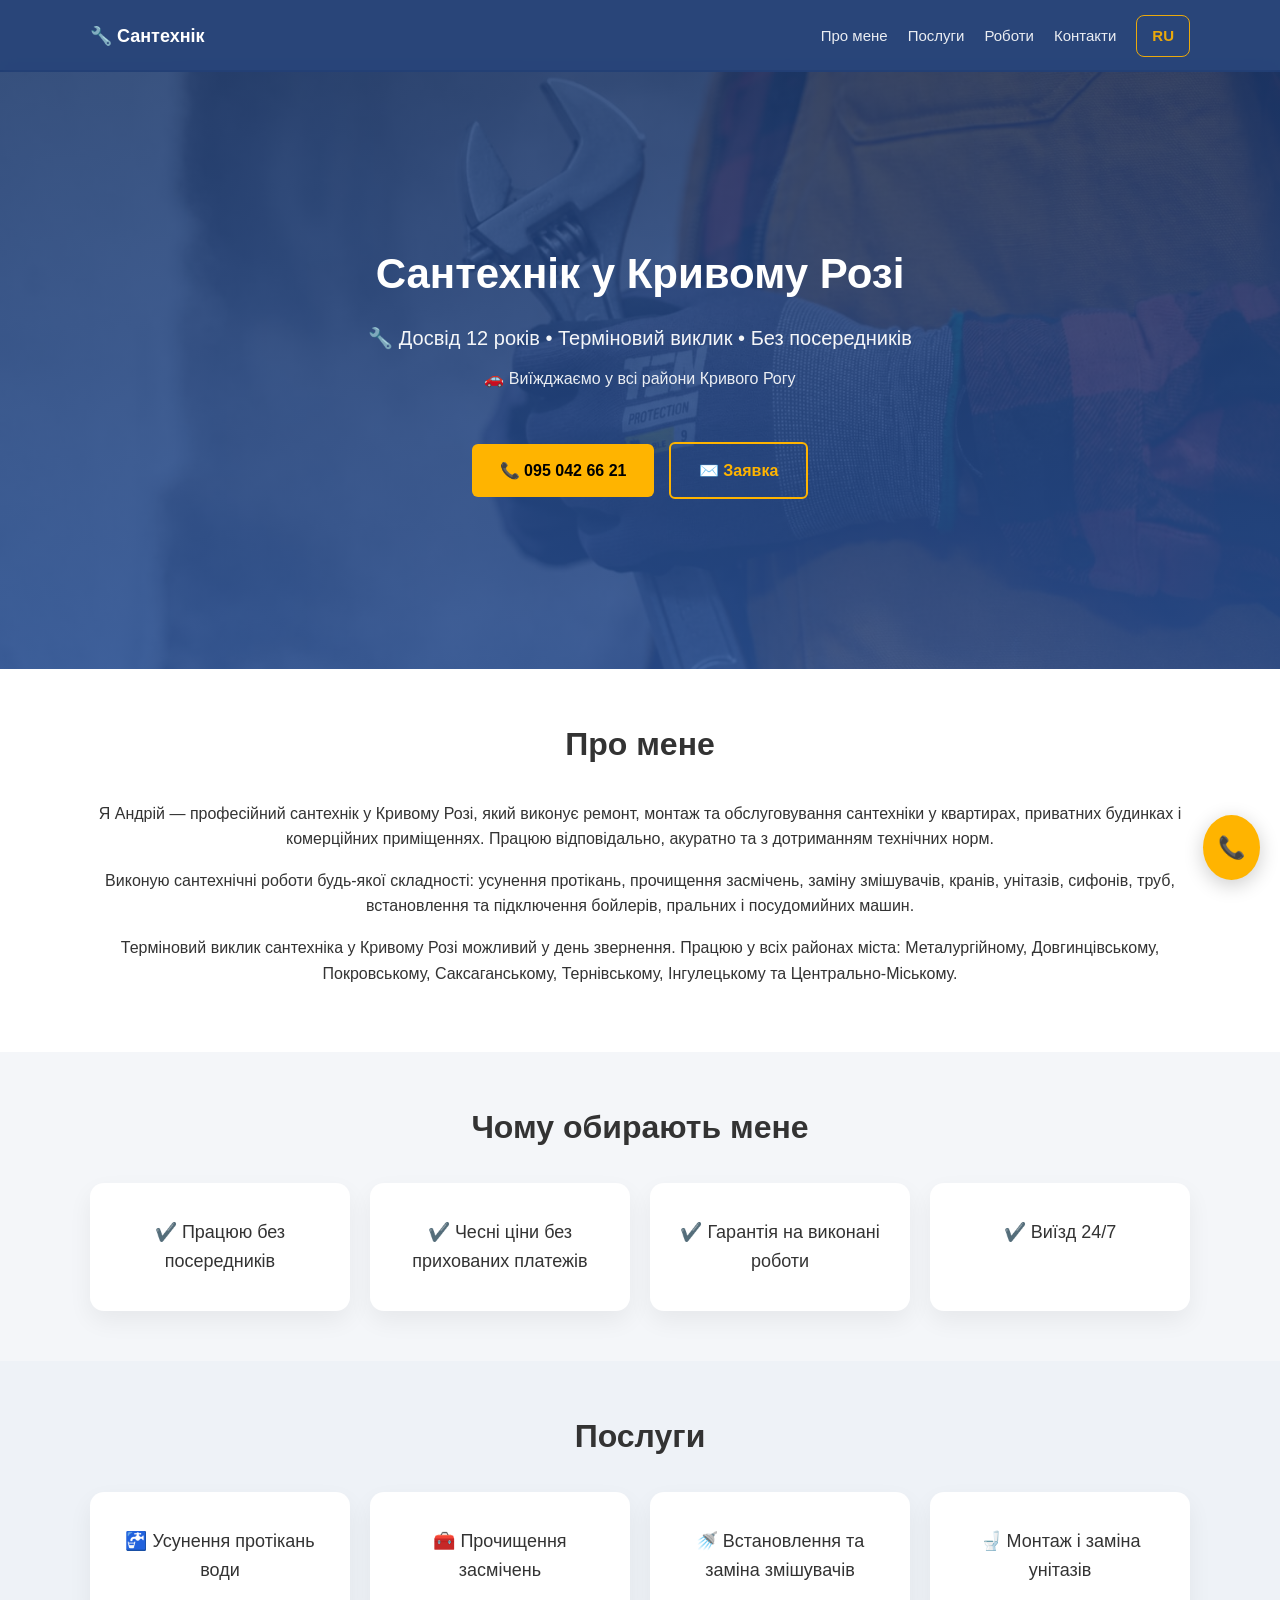
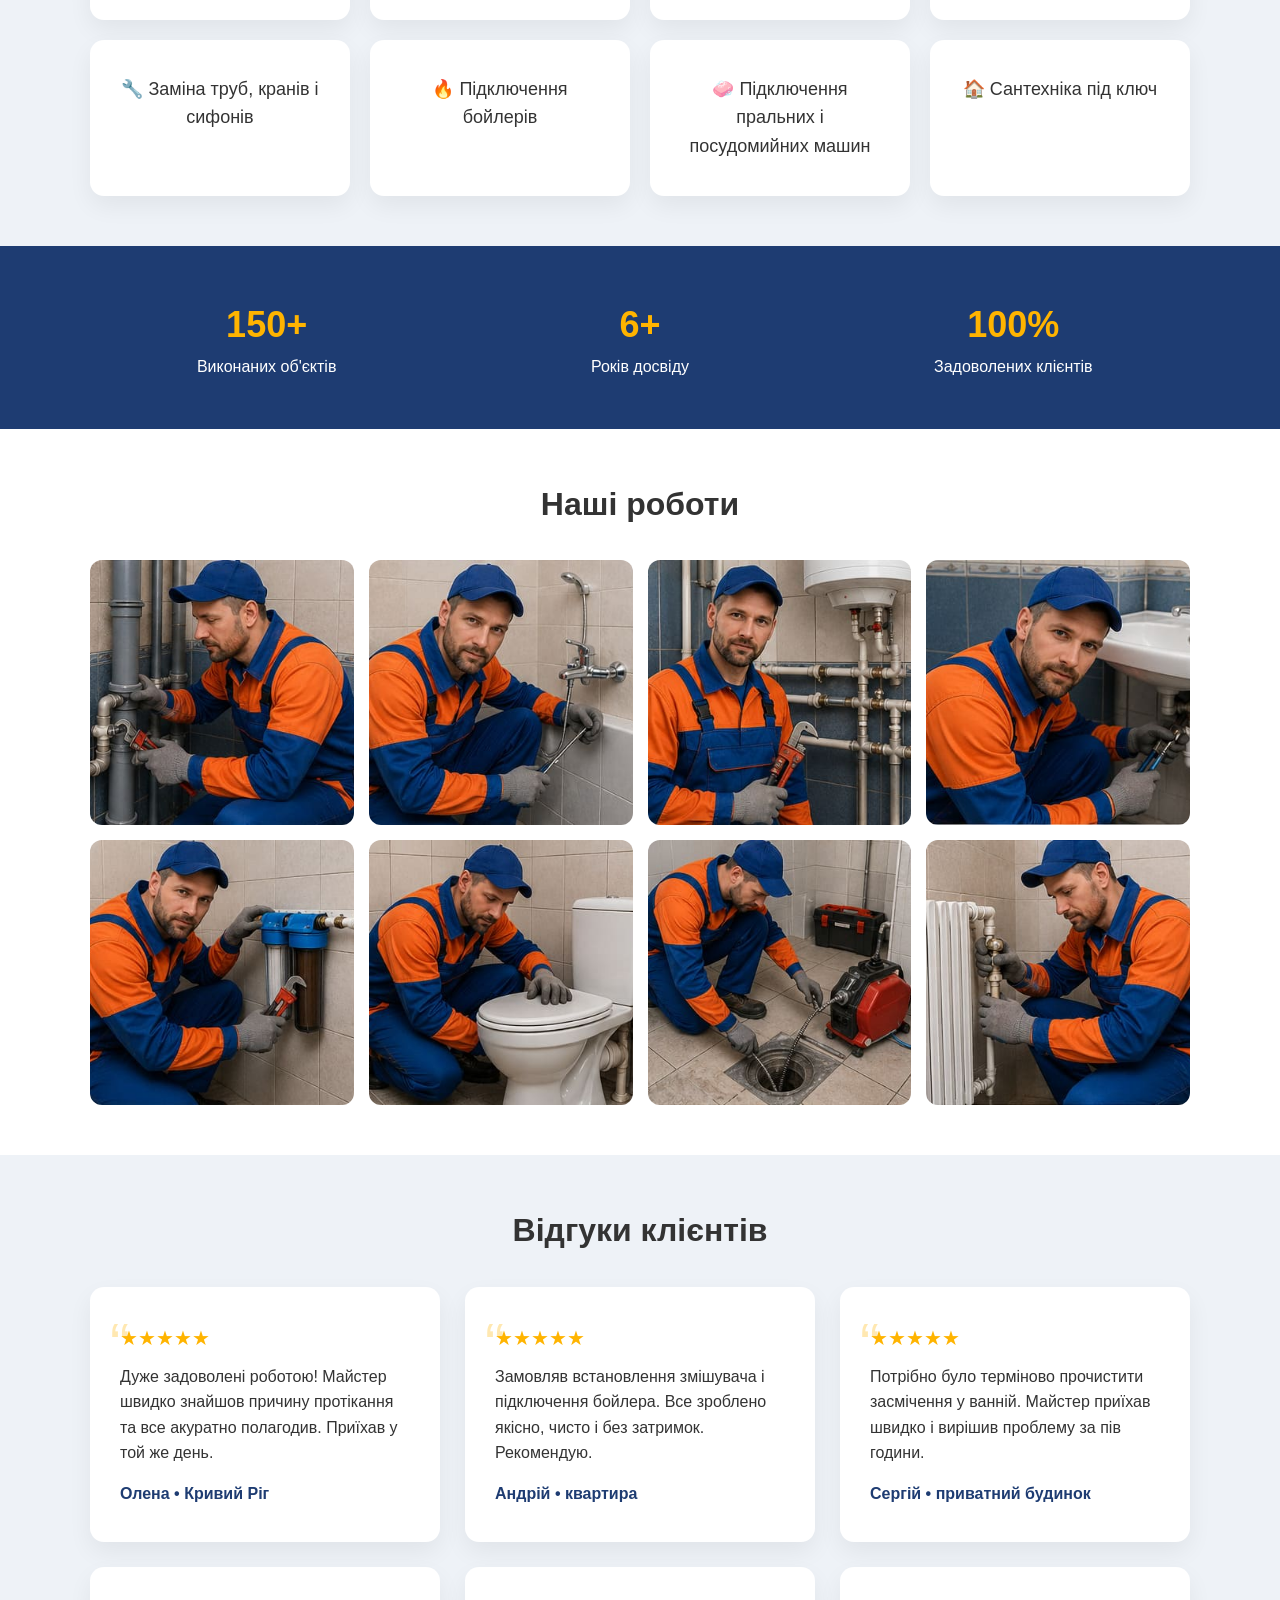
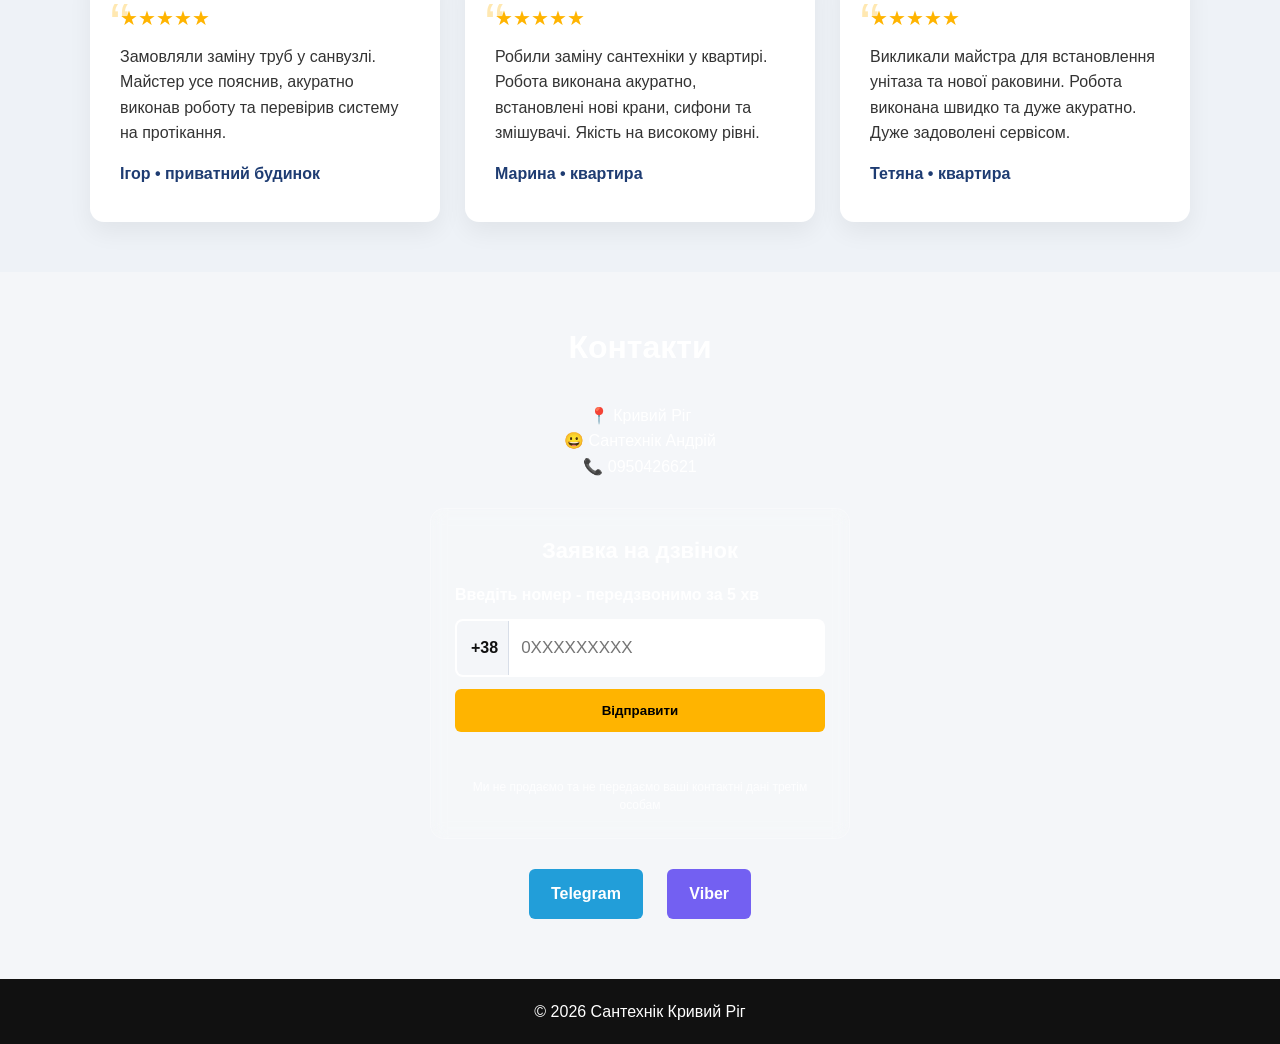
<file: index.html>
<!DOCTYPE html>
<html lang="uk">
<head>
<meta charset="UTF-8">
<meta name="viewport" content="width=device-width, initial-scale=1.0">

<title>Сантехнік у Кривому Розі | Виклик сантехніка 24/7</title>
<meta name="description" content="Приватний сантехнік у Кривому Розі. Терміновий виклик, усунення протікань і засмічень, заміна змішувачів, унітазів, труб, сифонів та підключення бойлерів. Виїзд у день звернення.">
<meta name="keywords" content="сантехнік кривий ріг, виклик сантехніка кривий ріг, аварійний сантехнік кривий ріг, сантехнічні роботи кривий ріг, ремонт сантехніки кривий ріг, прочищення засмічень кривий ріг, заміна труб кривий ріг">

<link rel="canonical" href="https://santehnik-krivoy-rog.pp.ua/">
<link rel="alternate" hreflang="uk" href="https://santehnik-krivoy-rog.pp.ua/">
<link rel="alternate" hreflang="ru" href="https://santehnik-krivoy-rog.pp.ua/ru/">
<link rel="alternate" hreflang="x-default" href="https://santehnik-krivoy-rog.pp.ua/">

<link rel="icon" href="./images/logo.svg" type="image/svg+xml">
<link rel="preload" as="image" href="/images/plumber.jpg" fetchpriority="high">
<link rel="llms" href="/llms.txt" type="text/markdown">
<link rel="llms-full" href="/llms-full.txt" type="text/markdown">
<meta name="robots" content="index, follow, max-image-preview:large">


<style>
* {
    margin: 0;
    padding: 0;
    box-sizing: border-box;
    font-family: Arial, sans-serif;
}

html {
    scroll-behavior: auto;

}

body {
    padding-top: 70px;
    background: #f4f6f9;
    color: #333;
    line-height: 1.6;
}

a {
    text-decoration: none;
    color: inherit;
}

.container {
    width: 90%;
    max-width: 1100px;
    margin: auto;
    padding: 50px 0;
}

/* NAVBAR */

.navbar {
    position: fixed;
    top: 0;
    left: 0;
    width: 100%;
    background: rgba(30, 60, 114, 0.95);
    backdrop-filter: blur(10px);
    color: white;
    z-index: 9999;
    transition: transform 0.35s ease, opacity 0.35s ease;
}

.navbar.hide {
    transform: translateY(-100%);
    opacity: 0;
}

.nav-container {
    width: 90%;
    max-width: 1100px;
    margin: auto;
    display: flex;
    justify-content: space-between;
    align-items: center;
    padding: 15px 0;
}

.logo {
    font-weight: bold;
    font-size: 18px;
}

.nav-links {
    display: flex;
    align-items: center;
}

.nav-links a {
    margin-left: 20px;
    font-size: 15px;
    opacity: 0.9;
    transition: 0.3s;
}

.nav-links a:hover {
    opacity: 1;
    color: #ffb400;
}

.lang-switch-btn {
    margin-left: 25px;
    padding: 6px 12px;
    border: 1px solid #ffb400;
    border-radius: 6px;
    color: #ffb400;
    font-weight: bold;
    transition: 0.3s;
}

.lang-switch-btn:hover {
    background: #ffb400;
    color: black;
}

/* BURGER */

.burger {
    display: none;
    font-size: 26px;
    cursor: pointer;
    background: transparent;
    border: 0;
    color: white;
}

/* HEADER */

header {
    position: relative;
    overflow: hidden;
    color: white;
    text-align: center;
    padding: 120px 20px;
}

header .hero-bg {
    position: absolute;
    inset: 0;
    width: 100%;
    height: 100%;
    object-fit: cover;
    z-index: -2;
}

header::before {
    content: "";
    position: absolute;
    inset: 0;
    background: linear-gradient(rgba(30, 60, 114, 0.85), rgba(42, 82, 152, 0.85));
    z-index: -1;
}

.contacts::before {
    content: "";
    position: absolute;
    inset: 0;
    background:
        linear-gradient(rgba(30, 60, 114, 0.85), rgba(42, 82, 152, 0.85)),
        url('/images/plumber.jpg') center/cover no-repeat;
    background-attachment: fixed;
    z-index: -1;
}

header h1 {
    font-size: 42px;
}

.subtitle {
    font-size: 20px;
    margin-top: 15px;
    opacity: 0.95;
}

.areas {
    margin-top: 12px;
    font-size: 16px;
    opacity: 0.9;
}

.hero-buttons {
    margin-top: 30px;
}

.btn {
    background: #ffb400;
    color: black;
    padding: 14px 28px;
    border-radius: 6px;
    font-weight: bold;
    display: inline-block;
    margin-top: 20px;
    transition: 0.3s;
}

.btn:hover {
    background: #ffa000;
}

.btn-outline {
    background: transparent;
    border: 2px solid #ffb400;
    color: #ffb400;
    margin-left: 10px;
}

.btn-outline:hover {
    background: #ffb400;
    color: black;
}

/* SECTIONS */

section h2 {
    text-align: center;
    margin-bottom: 30px;
    font-size: 32px;
}

.about {
    background: white;
    text-align: center;
}

.about p {
    margin-bottom: 16px;
}

.advantages {
    background: #f4f6f9;
}

.services {
    background: #eef2f7;
}

.grid {
    display: grid;
    grid-template-columns: repeat(auto-fit, minmax(250px, 1fr));
    gap: 20px;
}

.card {
    background: white;
    padding: 35px 25px;
    border-radius: 14px;
    text-align: center;
    box-shadow: 0 10px 25px rgba(0, 0, 0, 0.06);
    transition: 0.35s ease;
    font-size: 18px;
}

.card:hover {
    transform: translateY(-8px);
    box-shadow: 0 15px 35px rgba(0, 0, 0, 0.12);
}

/* STATS */

.stats {
    background: #1e3c72;
    color: white;
    text-align: center;
}

.stat h3 {
    font-size: 36px;
    color: #ffb400;
}

/* WORKS GALLERY */

.works {
    background: white;
}

.gallery {
    display: grid;
    grid-template-columns: repeat(auto-fit, minmax(250px, 1fr));
    gap: 15px;
}

.gallery img {
    width: 100%;
    height: 265px;
    object-fit: cover;
    border-radius: 12px;
    transition: 0.4s ease;
    background: #dfe6f1;
}

.gallery img:hover {
    transform: scale(1.04);
    box-shadow: 0 10px 30px rgba(0, 0, 0, 0.2);
}

/* REVIEWS */

.reviews {
    background: #eef2f7;
}

.reviews-grid {
    display: grid;
    grid-template-columns: repeat(auto-fit, minmax(280px, 1fr));
    gap: 25px;
}

.review {
    background: white;
    padding: 35px 30px;
    border-radius: 14px;
    box-shadow: 0 10px 25px rgba(0, 0, 0, 0.06);
    position: relative;
    transition: 0.3s;
}

.review:hover {
    transform: translateY(-6px);
}

/* Кавычки */

.review::before {
    content: "“";
    position: absolute;
    top: 10px;
    left: 20px;
    font-size: 60px;
    color: #ffb400;
    opacity: 0.3;
}

/* Звёзды */

.stars {
    color: #ffb400;
    font-size: 20px;
    margin-bottom: 10px;
}

.review-text {
    font-size: 16px;
    margin-bottom: 15px;
}

.review-author {
    font-weight: bold;
    color: #1e3c72;
}

/* CONTACTS */

.contacts {
    position: relative;
    background-attachment: fixed;
    color: white;
    text-align: center;
    overflow: hidden;
}

.social-buttons {
    margin-top: 20px;
}

.social {
    display: inline-block;
    margin: 10px;
    padding: 12px 22px;
    border-radius: 6px;
    color: white;
    font-weight: bold;
}

.tg {
    background: #229ED9;
}

.wa {
    background: #25D366;
}

.vb {
    background: #7360F2;
}

.social:hover {
    opacity: 0.8;
}

/* FLOATING CALL */

.floating-call {
    position: fixed;
    bottom: 20px;
    right: 20px;
    background: #ffb400;
    color: black;
    font-size: 22px;
    padding: 15px;
    border-radius: 50%;
    box-shadow: 0 5px 20px rgba(0, 0, 0, 0.2);
    z-index: 1000;
}

/* FOOTER */

footer {
    background: #111;
    color: white;
    text-align: center;
    padding: 20px;
}

/* TABLET (769px – 1024px) */

@media (min-width: 769px) and (max-width: 1024px) {
    header {
        padding: 100px 20px;
    }

    header h1 {
        font-size: 36px;
    }

    .subtitle {
        font-size: 18px;
    }

    .grid,
    .gallery {
        grid-template-columns: repeat(2, 1fr);
    }

    .container {
        width: 92%;
    }
}

/* MOBILE (до 768px) */

@media (max-width: 768px) {
    body {
        padding-top: 62px;
    }

    .container {
        padding: 35px 0;
    }

    .burger {
        display: block;
    }

    .nav-links {
        position: fixed;
        top: 0;
        right: -100%;
        width: 70%;
        max-width: 320px;
        height: 100vh;
        background: #1e3c72;
        flex-direction: column;
        align-items: center;
        justify-content: center;
        display: flex;
        gap: 25px;
        transition: 0.4s ease;
    }

    .nav-links a,
    .lang-switch-btn {
        margin-left: 0;
        font-size: 18px;
    }

    .nav-links.active {
        right: 0;
    }

    header {
        padding: 80px 15px;
        text-align: center;
    }

    header h1 {
        font-size: 28px;
        line-height: 1.3;
    }

    .subtitle {
        font-size: 16px;
    }

    .hero-buttons {
        display: flex;
        flex-direction: column;
        gap: 15px;
        align-items: center;
    }

    .btn {
        width: 100%;
        max-width: 280px;
        padding: 14px;
        margin-top: 0;
    }

    .btn-outline {
        margin-left: 0;
    }

    section h2 {
        font-size: 24px;
        margin-bottom: 20px;
    }

    .grid,
    .gallery,
    .reviews-grid {
        grid-template-columns: 1fr;
    }

    .card {
        padding: 25px 20px;
        font-size: 16px;
    }

    .stat h3 {
        font-size: 28px;
    }

    .social {
        display: block;
        margin: 10px auto;
        width: 80%;
    }

    .contacts::before {
        background-attachment: scroll;
    }

    .floating-call {
        bottom: 15px;
        right: 15px;
        padding: 14px;
        font-size: 20px;
    }
}

/* Active language switch button like in screenshot */
.lang-switch-btn {
    border: 1px solid #ffb400;
    color: #ffb400;
    border-radius: 8px;
    padding: 8px 15px;
    font-weight: 700;
}

.burger {
    background: transparent;
    border: 0;
    color: white;
}


/* CALLBACK FORM */

.callback-box {
    max-width: 420px;
    margin: 28px auto 10px;
    padding: 24px;
    background: rgba(255,255,255,0.12);
    border: 1px solid rgba(255,255,255,0.25);
    border-radius: 14px;
    backdrop-filter: blur(8px);
}

.callback-box h3 {
    margin-bottom: 14px;
    font-size: 22px;
}

.lead-form {
    display: grid;
    gap: 12px;
}

.phone-label {
    font-weight: bold;
    text-align: left;
}

.phone-row {
    display: flex;
    align-items: center;
    background: white;
    border-radius: 8px;
    overflow: hidden;
    border: 2px solid transparent;
}

.phone-row:focus-within {
    border-color: #ffb400;
}

.phone-prefix {
    flex: 0 0 auto;
    padding: 14px 10px 14px 14px;
    color: #111;
    font-weight: bold;
    background: #f4f6f9;
    border-right: 1px solid #d8dee8;
}

.phone-input {
    width: 100%;
    border: 0;
    outline: 0;
    padding: 14px 12px;
    font-size: 17px;
    color: #111;
}

.form-submit {
    border: 0;
    cursor: pointer;
    width: 100%;
    margin-top: 0;
}

.form-submit:disabled {
    opacity: 0.65;
    cursor: not-allowed;
}

.form-message {
    min-height: 22px;
    font-weight: bold;
    font-size: 14px;
}

.form-message.success {
    color: #b8ffcf;
}

.form-message.error {
    color: #ffd0d0;
}

.privacy-note {
    font-size: 12px;
    line-height: 1.5;
    opacity: 0.85;
}

.hp-field {
    position: absolute;
    left: -9999px;
    opacity: 0;
}

@media (max-width: 768px) {
    .callback-box {
        padding: 20px;
    }
}
</style>

<script type="application/ld+json">
{
  "@context": "https://schema.org",
  "@type": [
    "ProfessionalService",
    "Plumber"
  ],
  "name": "Сантехнік у Кривому Розі — приватний майстер",
  "image": "https://santehnik-krivoy-rog.pp.ua/images/logo.svg",
  "description": "Приватний сантехнік у Кривому Розі. Терміновий виклик, усунення протікань і засмічень, заміна змішувачів, труб, сифонів та підключення бойлерів.",
  "url": "https://santehnik-krivoy-rog.pp.ua",
  "telephone": "+380950426621",
  "priceRange": "від 500 грн",
  "openingHours": "Mo-Su 00:00-23:59",
  "address": {
    "@type": "PostalAddress",
    "addressLocality": "Кривий Ріг",
    "addressRegion": "Дніпропетровська область",
    "postalCode": "50000",
    "addressCountry": "UA"
  },
  "areaServed": [
    {
      "@type": "Place",
      "name": "Металургійний район, Кривий Ріг"
    },
    {
      "@type": "Place",
      "name": "Довгинцівський район, Кривий Ріг"
    },
    {
      "@type": "Place",
      "name": "Покровський район, Кривий Ріг"
    },
    {
      "@type": "Place",
      "name": "Саксаганський район, Кривий Ріг"
    },
    {
      "@type": "Place",
      "name": "Тернівський район, Кривий Ріг"
    },
    {
      "@type": "Place",
      "name": "Інгулецький район, Кривий Ріг"
    },
    {
      "@type": "Place",
      "name": "Центрально-Міський район, Кривий Ріг"
    },
    {
      "@type": "Place",
      "name": "95 квартал, Кривий Ріг"
    },
    {
      "@type": "Place",
      "name": "Соцмісто, Кривий Ріг"
    },
    {
      "@type": "Place",
      "name": "Ювілейна, Кривий Ріг"
    }
  ]
}
</script>
</head>

<body>
<nav class="navbar" id="navbar">
  <div class="nav-container">
    <div class="logo">🔧 Сантехнік</div>
    <button class="burger" id="burger" aria-label="Меню" aria-expanded="false">☰</button>
    <div class="nav-links" id="navLinks">
      <a href="#about">Про мене</a>
      <a href="#services">Послуги</a>
      <a href="#works">Роботи</a>
      <a href="#contacts">Контакти</a>
      <a href="/ru/" class="lang-switch-btn">RU</a>
    </div>
  </div>
</nav>

<header>
  <img class="hero-bg" src="/images/plumber.jpg" alt="Сантехнік у Кривому Розі" width="1200" height="800" fetchpriority="high" loading="eager" decoding="sync">
  <div class="container hero">
    <h1>Сантехнік у Кривому Розі</h1>
    <p class="subtitle">🔧 Досвід 12 років • Терміновий виклик • Без посередників</p>
    <p class="areas">🚗 Виїжджаємо у всі райони Кривого Рогу</p>
    <div class="hero-buttons">
      <a href="tel:+380950426621" class="btn">📞 095 042 66 21</a>
      <a href="#callback" class="btn btn-outline">✉️ Заявка</a>
    </div>
  </div>
</header>

<main>
<section id="about" class="about">
  <div class="container">
    <h2>Про мене</h2>
    <p>Я Андрій — професійний сантехнік у Кривому Розі, який виконує ремонт, монтаж та обслуговування сантехніки у квартирах, приватних будинках і комерційних приміщеннях. Працюю відповідально, акуратно та з дотриманням технічних норм.</p>
    <p>Виконую сантехнічні роботи будь-якої складності: усунення протікань, прочищення засмічень, заміну змішувачів, кранів, унітазів, сифонів, труб, встановлення та підключення бойлерів, пральних і посудомийних машин.</p>
    <p>Терміновий виклик сантехніка у Кривому Розі можливий у день звернення. Працюю у всіх районах міста: Металургійному, Довгинцівському, Покровському, Саксаганському, Тернівському, Інгулецькому та Центрально-Міському.</p>
  </div>
</section>

<section class="advantages">
  <div class="container">
    <h2>Чому обирають мене</h2>
    <div class="grid">
      <div class="card">✔️ Працюю без посередників</div>
      <div class="card">✔️ Чесні ціни без прихованих платежів</div>
      <div class="card">✔️ Гарантія на виконані роботи</div>
      <div class="card">✔️ Виїзд 24/7</div>
    </div>
  </div>
</section>

<section id="services" class="services">
  <div class="container">
    <h2>Послуги</h2>
    <div class="grid">
      <div class="card">🚰 Усунення протікань води</div>
      <div class="card">🧰 Прочищення засмічень</div>
      <div class="card">🚿 Встановлення та заміна змішувачів</div>
      <div class="card">🚽 Монтаж і заміна унітазів</div>
      <div class="card">🔧 Заміна труб, кранів і сифонів</div>
      <div class="card">🔥 Підключення бойлерів</div>
      <div class="card">🧼 Підключення пральних і посудомийних машин</div>
      <div class="card">🏠 Сантехніка під ключ</div>
    </div>
  </div>
</section>

<section class="stats">
  <div class="container grid">
    <div class="stat"><h3>150+</h3><p>Виконаних об'єктів</p></div>
<div class="stat"><h3>6+</h3><p>Років досвіду</p></div>
<div class="stat"><h3>100%</h3><p>Задоволених клієнтів</p></div>
  </div>
</section>

<section id="works" class="works">
  <div class="container">
    <h2>Наші роботи</h2>
    <div class="gallery">
<img src="/images/photo_2026-03-04_13-19-32.jpg" loading="lazy" alt="Ремонт водопроводу Кривий Ріг">
<img src="/images/photo_2026-03-04_13-22-49.jpg" loading="lazy" alt="Заміна змішувача Кривий Ріг">
<img src="/images/photo_2026-03-04_13-22-53.jpg" loading="lazy" alt="Підключення бойлера Кривий Ріг">
<img src="/images/photo_2026-03-04_13-22-56.jpg" loading="lazy" alt="Заміна труб Кривий Ріг">
<img src="/images/photo_2026-03-04_13-23-02.jpg" loading="lazy" alt="Терміновий сантехнік Кривий Ріг">
<img src="/images/photo_2026-03-04_13-23-06.jpg" loading="lazy" alt="Заміна унітаза Кривий Ріг">
<img src="/images/photo_2026-03-04_13-23-27.jpg" loading="lazy" alt="Прочищення каналізації Кривий Ріг">
<img src="/images/photo_2026-03-04_13-23-31.jpg" loading="lazy" alt="Сантехнічні роботи Кривий Ріг">        
    </div>
  </div>
</section>

<section class="reviews">
  <div class="container">
    <h2>Відгуки клієнтів</h2>
    <div class="reviews-grid">
      <div class="review">
        <div class="stars">★★★★★</div>
        <p class="review-text">Дуже задоволені роботою! Майстер швидко знайшов причину протікання та все акуратно полагодив. Приїхав у той же день.</p>
        <p class="review-author">Олена • Кривий Ріг</p>
      </div>
      <div class="review">
        <div class="stars">★★★★★</div>
        <p class="review-text">Замовляв встановлення змішувача і підключення бойлера. Все зроблено якісно, чисто і без затримок. Рекомендую.</p>
        <p class="review-author">Андрій • квартира</p>
      </div>
      <div class="review">
        <div class="stars">★★★★★</div>
        <p class="review-text">Потрібно було терміново прочистити засмічення у ванній. Майстер приїхав швидко і вирішив проблему за пів години.</p>
        <p class="review-author">Сергій • приватний будинок</p>
      </div>
      <div class="review">
        <div class="stars">★★★★★</div>
        <p class="review-text">Замовляли заміну труб у санвузлі. Майстер усе пояснив, акуратно виконав роботу та перевірив систему на протікання.</p>
        <p class="review-author">Ігор • приватний будинок</p>
      </div>
      <div class="review">
        <div class="stars">★★★★★</div>
        <p class="review-text">Робили заміну сантехніки у квартирі. Робота виконана акуратно, встановлені нові крани, сифони та змішувачі. Якість на високому рівні.</p>
        <p class="review-author">Марина • квартира</p>
      </div>
      <div class="review">
        <div class="stars">★★★★★</div>
        <p class="review-text">Викликали майстра для встановлення унітаза та нової раковини. Робота виконана швидко та дуже акуратно. Дуже задоволені сервісом.</p>
        <p class="review-author">Тетяна • квартира</p>
      </div>
    </div>
  </div>
</section>

<section class="contacts" id="contacts">
  <div class="container">
    <h2>Контакти</h2>
    <p>📍 Кривий Ріг</p>
    <p>😀 Сантехнік Андрій</p>
    <p>📞 <a href="tel:+380950426621">0950426621</a></p>

    <div class="callback-box" id="callback">
      <h3>Заявка на дзвінок</h3>
      <form data-webmcp="lead-form" data-purpose="service-request" class="lead-form" action="https://elektrik.vip/send.php" method="post" novalidate>
        <input type="hidden" name="lang" value="uk">
        <input type="hidden" name="page_url" value="">
        <input type="hidden" name="source" value="">
        <input type="hidden" name="started_at" value="">
        <input type="hidden" name="visitor_id" value="">
        <input type="hidden" name="device_id" value="">
        <input type="text" name="website" class="hp-field" tabindex="-1" autocomplete="off" aria-hidden="true">
        <label class="phone-label" for="phone-uk">Введіть номер - передзвонимо за 5 хв</label>
        <div class="phone-row">
          <span class="phone-prefix">+38</span>
          <input id="phone-uk" class="phone-input" type="tel" name="phone_local" inputmode="numeric" autocomplete="tel" maxlength="10" pattern="0[0-9]{9}" placeholder="0XXXXXXXXX" required>
        </div>
        <button type="submit" class="btn form-submit">Відправити</button>
        <p class="form-message" role="status" aria-live="polite"></p>
        <p class="privacy-note">Ми не продаємо та не передаємо ваші контактні дані третім особам</p>
      </form>
    </div>

    <div class="social-buttons">
      <a href="https://t.me/santehnik_andrey" target="_blank" rel="noopener" class="social tg">Telegram</a>
      <a href="viber://chat?number=380950426621" class="social vb">Viber</a>
    </div>
  </div>
</section>

<a href="tel:+380950426621" class="floating-call" aria-label="Подзвонити сантехніку">📞</a>
</main>

<footer>
  <p>© 2026 Сантехнік Кривий Ріг</p>
</footer>


<script>
let lastScroll = 0;

const navbar = document.getElementById('navbar');
const burger = document.getElementById('burger');
const navLinks = document.getElementById('navLinks');

if (navbar) {
    window.addEventListener('scroll', () => {
        const currentScroll = window.pageYOffset;

        if (currentScroll <= 0) {
            navbar.classList.remove('hide');
            lastScroll = 0;
            return;
        }

        navbar.classList.toggle('hide', currentScroll > lastScroll);
        lastScroll = currentScroll;
    });
}

if (burger && navLinks) {
    burger.addEventListener('click', () => {
        const isActive = navLinks.classList.toggle('active');
        burger.setAttribute('aria-expanded', String(isActive));
    });

    document.querySelectorAll('.nav-links a').forEach(link => {
        link.addEventListener('click', () => {
            navLinks.classList.remove('active');
            burger.setAttribute('aria-expanded', 'false');
        });
    });
}

const LEAD_COOLDOWN_MS = 30 * 60 * 1000;

// These are random, browser-scoped IDs, not a phone's hardware identifiers.
// ID storage may be unavailable in private browsing or restrictive browsers.
function getOrCreateBrowserId(key) {
    try {
        const stored = localStorage.getItem(key);
        if (stored && /^[a-f0-9-]{36}$/i.test(stored)) return stored;
    } catch (error) { /* Storage may be disabled. */ }

    const bytes = new Uint8Array(16);
    crypto.getRandomValues(bytes);
    bytes[6] = (bytes[6] & 0x0f) | 0x40;
    bytes[8] = (bytes[8] & 0x3f) | 0x80;
    const hex = Array.from(bytes, b => b.toString(16).padStart(2, '0')).join('');
    const id = `${hex.slice(0, 8)}-${hex.slice(8, 12)}-${hex.slice(12, 16)}-${hex.slice(16, 20)}-${hex.slice(20)}`;
    try { localStorage.setItem(key, id); } catch (error) { /* Storage unavailable. */ }
    return id;
}

const visitorId = getOrCreateBrowserId('lead_visitor_id');
const deviceId = getOrCreateBrowserId('lead_device_id');

function getSource() {
    const params = new URLSearchParams(window.location.search);

    const utm = [
        'utm_source',
        'utm_medium',
        'utm_campaign',
        'utm_term',
        'utm_content'
    ]
        .map(key => params.get(key) ? `${key}=${params.get(key)}` : '')
        .filter(Boolean)
        .join('; ');

    return utm || document.referrer || 'Прямой заход';
}

function formatWait(ms) {
    const minutes = Math.ceil(ms / 60000);

    return document.documentElement.lang === 'uk'
        ? `Повторну заявку можна відправити через ${minutes} хв.`
        : `Повторную заявку можно отправить через ${minutes} мин.`;
}

document.querySelectorAll('.lead-form').forEach(form => {
    const phoneInput = form.querySelector('.phone-input');
    const message = form.querySelector('.form-message');
    const button = form.querySelector('.form-submit');

    if (!phoneInput || !message || !button) return;

    const startedAt = form.querySelector('input[name="started_at"]');
    const visitorField = form.querySelector('input[name="visitor_id"]');
    const deviceField = form.querySelector('input[name="device_id"]');
    if (visitorField) visitorField.value = visitorId;
    if (deviceField) deviceField.value = deviceId;


    if (startedAt) {
        startedAt.value = String(Date.now());
    }

    phoneInput.addEventListener('focus', () => {
        if (!phoneInput.value.trim()) {
            phoneInput.value = '0';
        }
    });

    phoneInput.addEventListener('input', () => {
        let value = phoneInput.value.replace(/\D/g, '');

        if (value.startsWith('38')) {
            value = value.slice(2);
        }

        if (value.startsWith('8')) {
            value = '0' + value.slice(1);
        }

        if (value.length && value[0] !== '0') {
            value = '0' + value.replace(/^0+/, '');
        }

        phoneInput.value = value.slice(0, 10);
    });

    form.addEventListener('submit', async event => {
        event.preventDefault();

        message.className = 'form-message';
        message.textContent = '';

        const lastSent = Number(localStorage.getItem('lead_last_sent') || 0);
        const wait = LEAD_COOLDOWN_MS - (Date.now() - lastSent);

        if (wait > 0) {
            message.classList.add('error');
            message.textContent = formatWait(wait);
            return;
        }

        const phone = phoneInput.value.replace(/\D/g, '');

        if (!/^0\d{9}$/.test(phone)) {
            message.classList.add('error');
            message.textContent = document.documentElement.lang === 'uk'
                ? 'Введіть 10 цифр номера, починаючи з 0.'
                : 'Введите 10 цифр номера, начиная с 0.';
            phoneInput.focus();
            return;
        }

        button.disabled = true;
        button.textContent = document.documentElement.lang === 'uk'
            ? 'Відправляємо...'
            : 'Отправляем...';

        try {
            const formData = new FormData(form);

            formData.set('phone', '+38' + phone);
            formData.set('page_url', window.location.href);
            formData.set('source', getSource());
            formData.set('visitor_id', visitorId);
            formData.set('device_id', deviceId);

            const response = await fetch(form.action, {
                method: 'POST',
                body: formData
            });

            const data = await response.json();

            if (!response.ok || !data.ok) {
                throw new Error(data.message || 'send_error');
            }

            localStorage.setItem('lead_last_sent', String(Date.now()));

            form.reset();
            if (visitorField) visitorField.value = visitorId;
            if (deviceField) deviceField.value = deviceId;

            if (startedAt) {
                startedAt.value = String(Date.now());
            }

            message.classList.add('success');
            message.textContent = data.message || (
                document.documentElement.lang === 'uk'
                    ? 'Дякуємо! Заявку відправлено.'
                    : 'Спасибо! Заявка отправлена.'
            );

        } catch (error) {
            message.classList.add('error');
            message.textContent = error.message || (
                document.documentElement.lang === 'uk'
                    ? 'Помилка відправки. Спробуйте ще раз або зателефонуйте.'
                    : 'Ошибка отправки. Попробуйте ещё раз или позвоните.'
            );
        } finally {
            button.disabled = false;
            button.textContent = document.documentElement.lang === 'uk'
                ? 'Відправити'
                : 'Отправить';
        }
    });
});
</script>
</body>
</html>
</file>
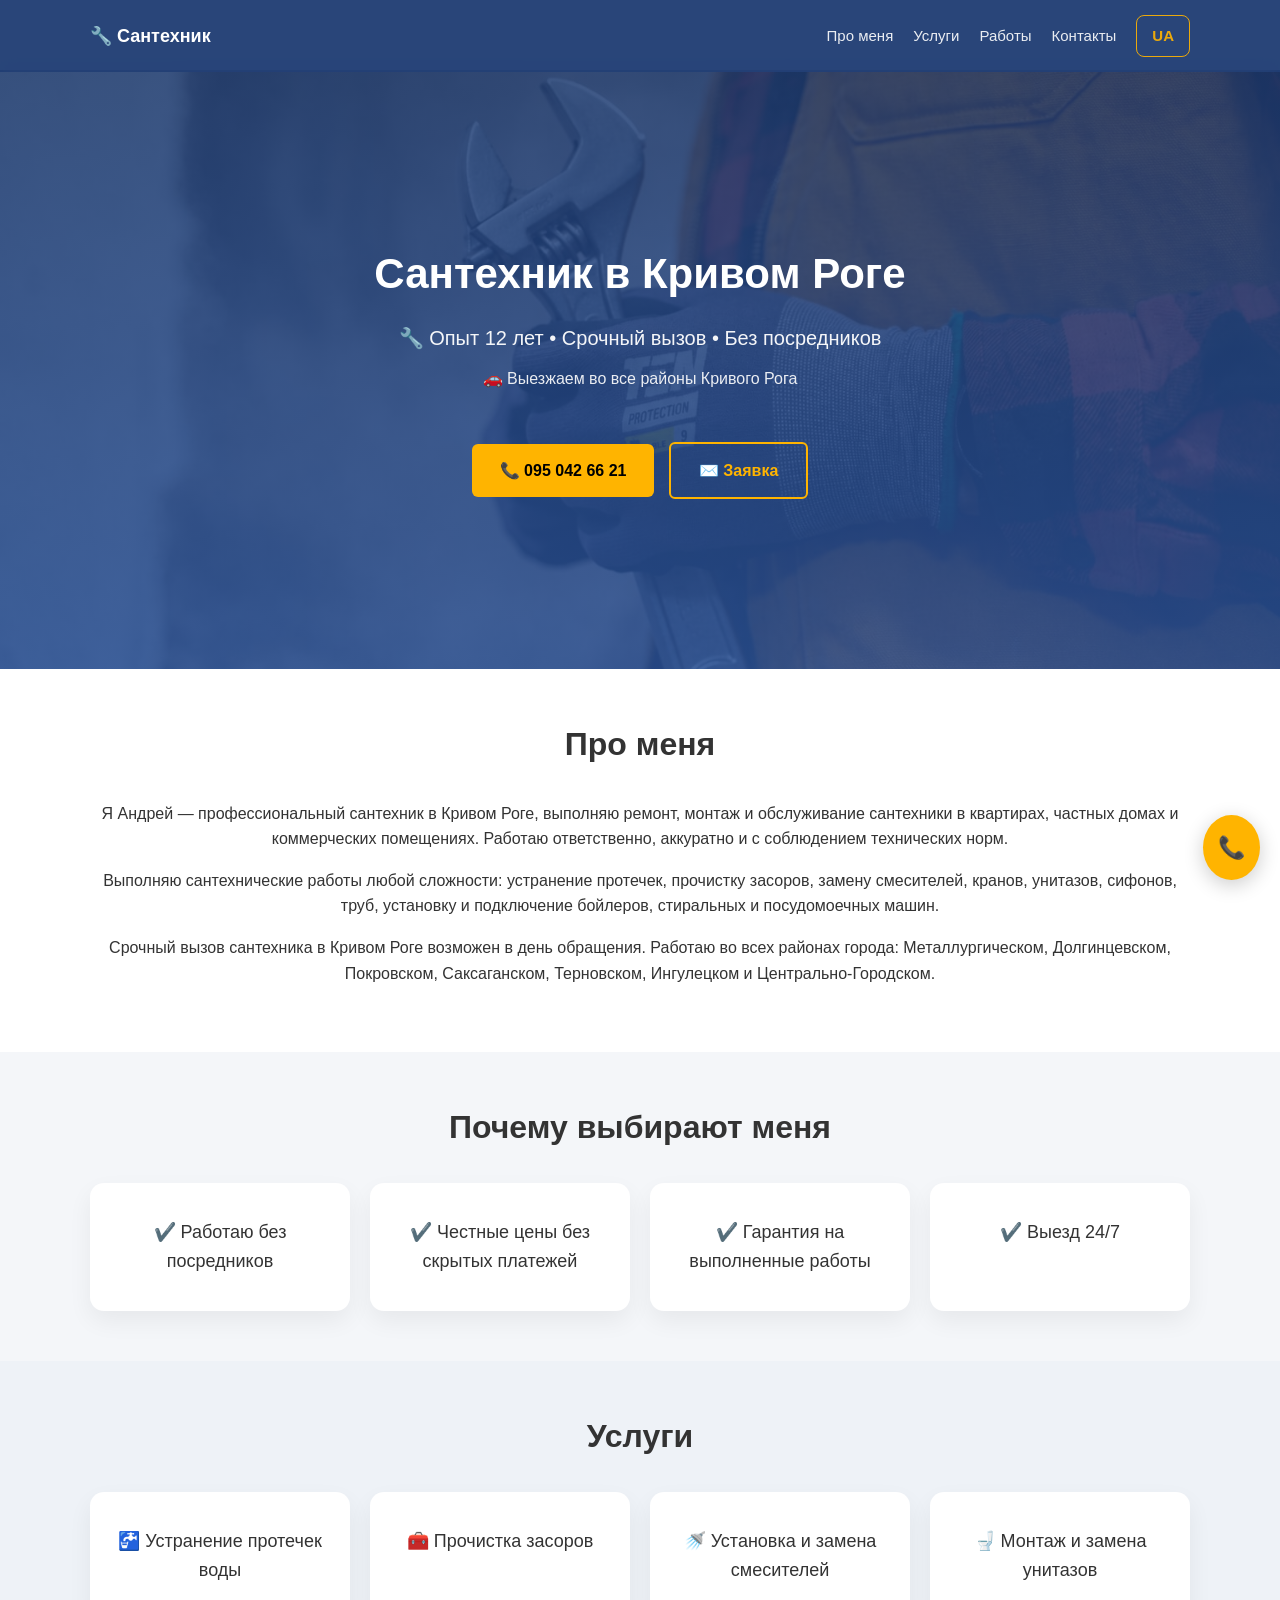
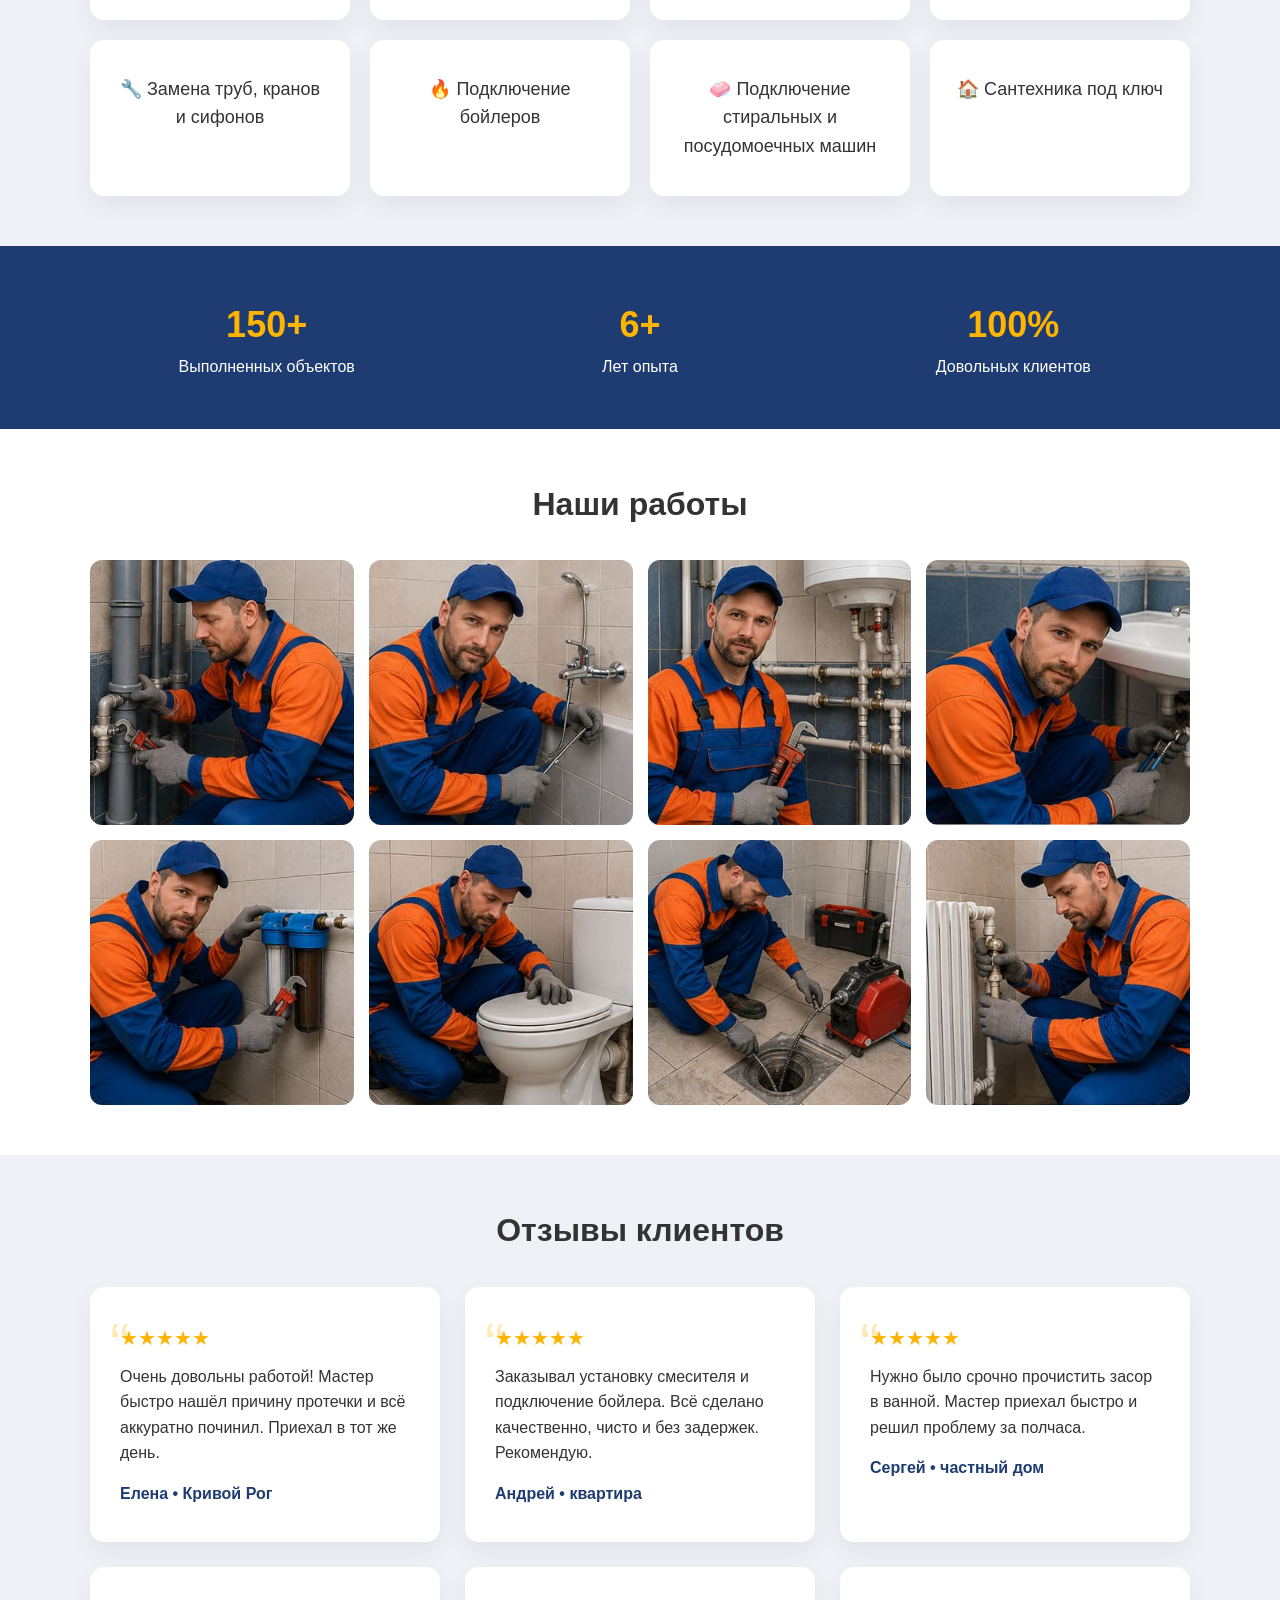
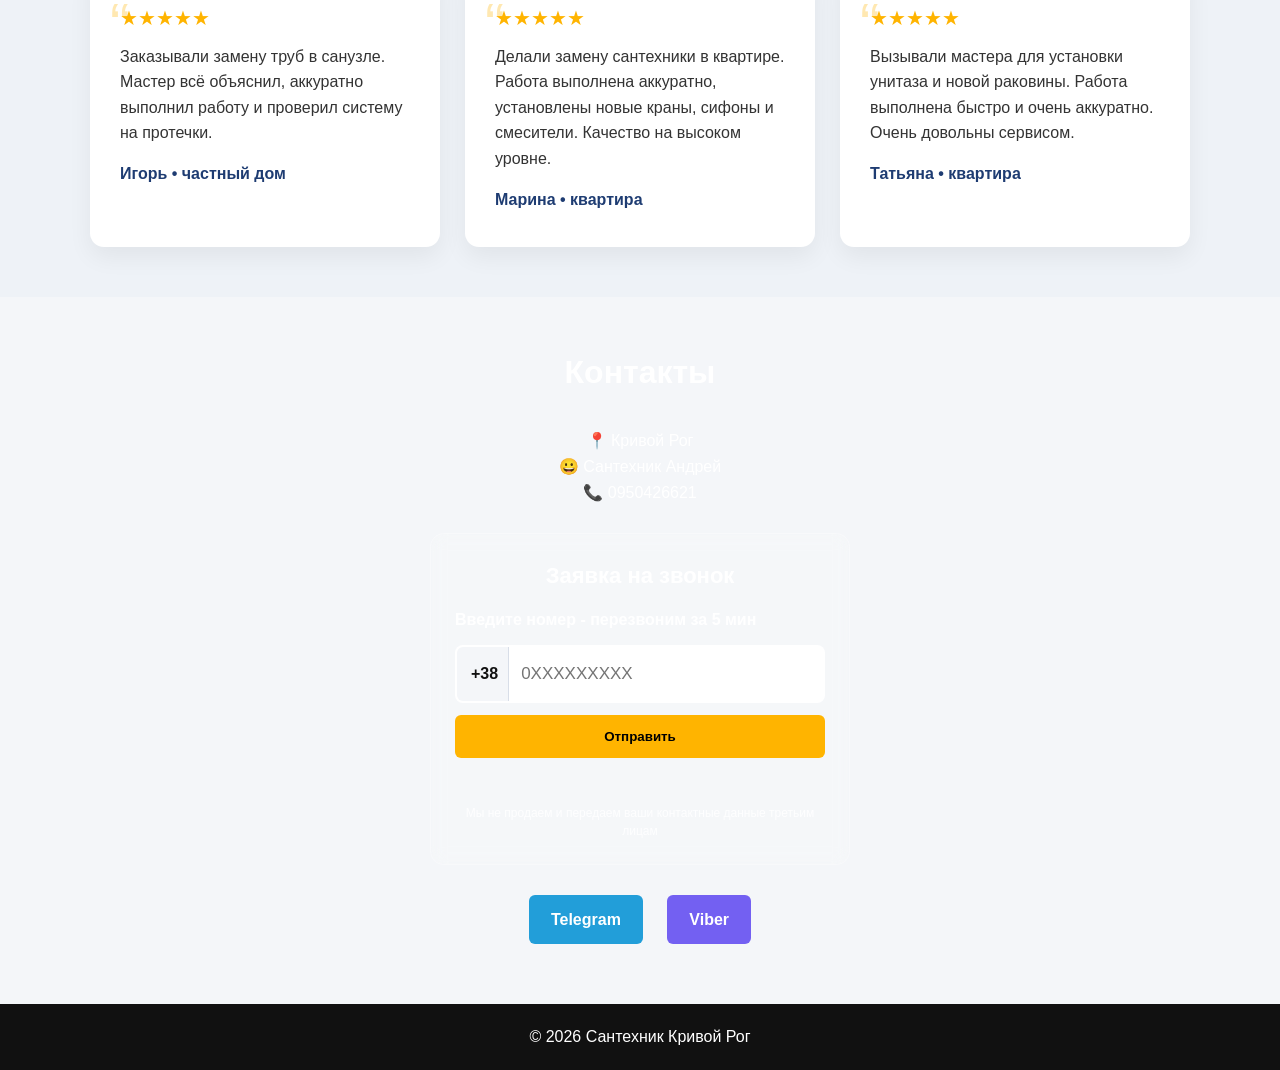
<file: ru/index.html>
<!DOCTYPE html>
<html lang="ru">
<head>
<meta charset="UTF-8">
<meta name="viewport" content="width=device-width, initial-scale=1.0">

<title>Сантехник в Кривом Роге | Вызов сантехника 24/7</title>
<meta name="description" content="Частный сантехник в Кривом Роге. Срочный вызов, устранение протечек и засоров, замена смесителей, унитазов, труб, сифонов и подключение бойлеров. Выезд в день обращения.">
<meta name="keywords" content="сантехник кривой рог, вызов сантехника кривой рог, аварийный сантехник кривой рог, сантехнические работы кривой рог, ремонт сантехники кривой рог, прочистка засоров кривой рог, замена труб кривой рог">

<link rel="canonical" href="https://santehnik-krivoy-rog.pp.ua/ru/">
<link rel="alternate" hreflang="uk" href="https://santehnik-krivoy-rog.pp.ua/">
<link rel="alternate" hreflang="ru" href="https://santehnik-krivoy-rog.pp.ua/ru/">
<link rel="alternate" hreflang="x-default" href="https://santehnik-krivoy-rog.pp.ua/">

<link rel="icon" href="/images/logo.svg" type="image/svg+xml">
<link rel="preload" as="image" href="/images/plumber.jpg" fetchpriority="high">
<link rel="llms" href="/llms.txt" type="text/markdown">
<link rel="llms-full" href="/llms-full.txt" type="text/markdown">
<meta name="robots" content="index, follow, max-image-preview:large">


<style>
* {
    margin: 0;
    padding: 0;
    box-sizing: border-box;
    font-family: Arial, sans-serif;
}

html {
    scroll-behavior: auto;

}

body {
    padding-top: 70px;
    background: #f4f6f9;
    color: #333;
    line-height: 1.6;
}

a {
    text-decoration: none;
    color: inherit;
}

.container {
    width: 90%;
    max-width: 1100px;
    margin: auto;
    padding: 50px 0;
}

/* NAVBAR */

.navbar {
    position: fixed;
    top: 0;
    left: 0;
    width: 100%;
    background: rgba(30, 60, 114, 0.95);
    backdrop-filter: blur(10px);
    color: white;
    z-index: 9999;
    transition: transform 0.35s ease, opacity 0.35s ease;
}

.navbar.hide {
    transform: translateY(-100%);
    opacity: 0;
}

.nav-container {
    width: 90%;
    max-width: 1100px;
    margin: auto;
    display: flex;
    justify-content: space-between;
    align-items: center;
    padding: 15px 0;
}

.logo {
    font-weight: bold;
    font-size: 18px;
}

.nav-links {
    display: flex;
    align-items: center;
}

.nav-links a {
    margin-left: 20px;
    font-size: 15px;
    opacity: 0.9;
    transition: 0.3s;
}

.nav-links a:hover {
    opacity: 1;
    color: #ffb400;
}

.lang-switch-btn {
    margin-left: 25px;
    padding: 6px 12px;
    border: 1px solid #ffb400;
    border-radius: 6px;
    color: #ffb400;
    font-weight: bold;
    transition: 0.3s;
}

.lang-switch-btn:hover {
    background: #ffb400;
    color: black;
}

/* BURGER */

.burger {
    display: none;
    font-size: 26px;
    cursor: pointer;
    background: transparent;
    border: 0;
    color: white;
}

/* HEADER */

header {
    position: relative;
    overflow: hidden;
    color: white;
    text-align: center;
    padding: 120px 20px;
}

header .hero-bg {
    position: absolute;
    inset: 0;
    width: 100%;
    height: 100%;
    object-fit: cover;
    z-index: -2;
}

header::before {
    content: "";
    position: absolute;
    inset: 0;
    background: linear-gradient(rgba(30, 60, 114, 0.85), rgba(42, 82, 152, 0.85));
    z-index: -1;
}

.contacts::before {
    content: "";
    position: absolute;
    inset: 0;
    background:
        linear-gradient(rgba(30, 60, 114, 0.85), rgba(42, 82, 152, 0.85)),
        url('/images/plumber.jpg') center/cover no-repeat;
    background-attachment: fixed;
    z-index: -1;
}

header h1 {
    font-size: 42px;
}

.subtitle {
    font-size: 20px;
    margin-top: 15px;
    opacity: 0.95;
}

.areas {
    margin-top: 12px;
    font-size: 16px;
    opacity: 0.9;
}

.hero-buttons {
    margin-top: 30px;
}

.btn {
    background: #ffb400;
    color: black;
    padding: 14px 28px;
    border-radius: 6px;
    font-weight: bold;
    display: inline-block;
    margin-top: 20px;
    transition: 0.3s;
}

.btn:hover {
    background: #ffa000;
}

.btn-outline {
    background: transparent;
    border: 2px solid #ffb400;
    color: #ffb400;
    margin-left: 10px;
}

.btn-outline:hover {
    background: #ffb400;
    color: black;
}

/* SECTIONS */

section h2 {
    text-align: center;
    margin-bottom: 30px;
    font-size: 32px;
}

.about {
    background: white;
    text-align: center;
}

.about p {
    margin-bottom: 16px;
}

.advantages {
    background: #f4f6f9;
}

.services {
    background: #eef2f7;
}

.grid {
    display: grid;
    grid-template-columns: repeat(auto-fit, minmax(250px, 1fr));
    gap: 20px;
}

.card {
    background: white;
    padding: 35px 25px;
    border-radius: 14px;
    text-align: center;
    box-shadow: 0 10px 25px rgba(0, 0, 0, 0.06);
    transition: 0.35s ease;
    font-size: 18px;
}

.card:hover {
    transform: translateY(-8px);
    box-shadow: 0 15px 35px rgba(0, 0, 0, 0.12);
}

/* STATS */

.stats {
    background: #1e3c72;
    color: white;
    text-align: center;
}

.stat h3 {
    font-size: 36px;
    color: #ffb400;
}

/* WORKS GALLERY */

.works {
    background: white;
}

.gallery {
    display: grid;
    grid-template-columns: repeat(auto-fit, minmax(250px, 1fr));
    gap: 15px;
}

.gallery img {
    width: 100%;
    height: 265px;
    object-fit: cover;
    border-radius: 12px;
    transition: 0.4s ease;
    background: #dfe6f1;
}

.gallery img:hover {
    transform: scale(1.04);
    box-shadow: 0 10px 30px rgba(0, 0, 0, 0.2);
}

/* REVIEWS */

.reviews {
    background: #eef2f7;
}

.reviews-grid {
    display: grid;
    grid-template-columns: repeat(auto-fit, minmax(280px, 1fr));
    gap: 25px;
}

.review {
    background: white;
    padding: 35px 30px;
    border-radius: 14px;
    box-shadow: 0 10px 25px rgba(0, 0, 0, 0.06);
    position: relative;
    transition: 0.3s;
}

.review:hover {
    transform: translateY(-6px);
}

/* Кавычки */

.review::before {
    content: "“";
    position: absolute;
    top: 10px;
    left: 20px;
    font-size: 60px;
    color: #ffb400;
    opacity: 0.3;
}

/* Звёзды */

.stars {
    color: #ffb400;
    font-size: 20px;
    margin-bottom: 10px;
}

.review-text {
    font-size: 16px;
    margin-bottom: 15px;
}

.review-author {
    font-weight: bold;
    color: #1e3c72;
}

/* CONTACTS */

.contacts {
    position: relative;
    background-attachment: fixed;
    color: white;
    text-align: center;
    overflow: hidden;
}

.social-buttons {
    margin-top: 20px;
}

.social {
    display: inline-block;
    margin: 10px;
    padding: 12px 22px;
    border-radius: 6px;
    color: white;
    font-weight: bold;
}

.tg {
    background: #229ED9;
}

.wa {
    background: #25D366;
}

.vb {
    background: #7360F2;
}

.social:hover {
    opacity: 0.8;
}

/* FLOATING CALL */

.floating-call {
    position: fixed;
    bottom: 20px;
    right: 20px;
    background: #ffb400;
    color: black;
    font-size: 22px;
    padding: 15px;
    border-radius: 50%;
    box-shadow: 0 5px 20px rgba(0, 0, 0, 0.2);
    z-index: 1000;
}

/* FOOTER */

footer {
    background: #111;
    color: white;
    text-align: center;
    padding: 20px;
}

/* TABLET (769px – 1024px) */

@media (min-width: 769px) and (max-width: 1024px) {
    header {
        padding: 100px 20px;
    }

    header h1 {
        font-size: 36px;
    }

    .subtitle {
        font-size: 18px;
    }

    .grid,
    .gallery {
        grid-template-columns: repeat(2, 1fr);
    }

    .container {
        width: 92%;
    }
}

/* MOBILE (до 768px) */

@media (max-width: 768px) {
    body {
        padding-top: 62px;
    }

    .container {
        padding: 35px 0;
    }

    .burger {
        display: block;
    }

    .nav-links {
        position: fixed;
        top: 0;
        right: -100%;
        width: 70%;
        max-width: 320px;
        height: 100vh;
        background: #1e3c72;
        flex-direction: column;
        align-items: center;
        justify-content: center;
        display: flex;
        gap: 25px;
        transition: 0.4s ease;
    }

    .nav-links a,
    .lang-switch-btn {
        margin-left: 0;
        font-size: 18px;
    }

    .nav-links.active {
        right: 0;
    }

    header {
        padding: 80px 15px;
        text-align: center;
    }

    header h1 {
        font-size: 28px;
        line-height: 1.3;
    }

    .subtitle {
        font-size: 16px;
    }

    .hero-buttons {
        display: flex;
        flex-direction: column;
        gap: 15px;
        align-items: center;
    }

    .btn {
        width: 100%;
        max-width: 280px;
        padding: 14px;
        margin-top: 0;
    }

    .btn-outline {
        margin-left: 0;
    }

    section h2 {
        font-size: 24px;
        margin-bottom: 20px;
    }

    .grid,
    .gallery,
    .reviews-grid {
        grid-template-columns: 1fr;
    }

    .card {
        padding: 25px 20px;
        font-size: 16px;
    }

    .stat h3 {
        font-size: 28px;
    }

    .social {
        display: block;
        margin: 10px auto;
        width: 80%;
    }

    .contacts::before {
        background-attachment: scroll;
    }

    .floating-call {
        bottom: 15px;
        right: 15px;
        padding: 14px;
        font-size: 20px;
    }
}

/* Active language switch button like in screenshot */
.lang-switch-btn {
    border: 1px solid #ffb400;
    color: #ffb400;
    border-radius: 8px;
    padding: 8px 15px;
    font-weight: 700;
}

.burger {
    background: transparent;
    border: 0;
    color: white;
}


/* CALLBACK FORM */

.callback-box {
    max-width: 420px;
    margin: 28px auto 10px;
    padding: 24px;
    background: rgba(255,255,255,0.12);
    border: 1px solid rgba(255,255,255,0.25);
    border-radius: 14px;
    backdrop-filter: blur(8px);
}

.callback-box h3 {
    margin-bottom: 14px;
    font-size: 22px;
}

.lead-form {
    display: grid;
    gap: 12px;
}

.phone-label {
    font-weight: bold;
    text-align: left;
}

.phone-row {
    display: flex;
    align-items: center;
    background: white;
    border-radius: 8px;
    overflow: hidden;
    border: 2px solid transparent;
}

.phone-row:focus-within {
    border-color: #ffb400;
}

.phone-prefix {
    flex: 0 0 auto;
    padding: 14px 10px 14px 14px;
    color: #111;
    font-weight: bold;
    background: #f4f6f9;
    border-right: 1px solid #d8dee8;
}

.phone-input {
    width: 100%;
    border: 0;
    outline: 0;
    padding: 14px 12px;
    font-size: 17px;
    color: #111;
}

.form-submit {
    border: 0;
    cursor: pointer;
    width: 100%;
    margin-top: 0;
}

.form-submit:disabled {
    opacity: 0.65;
    cursor: not-allowed;
}

.form-message {
    min-height: 22px;
    font-weight: bold;
    font-size: 14px;
}

.form-message.success {
    color: #b8ffcf;
}

.form-message.error {
    color: #ffd0d0;
}

.privacy-note {
    font-size: 12px;
    line-height: 1.5;
    opacity: 0.85;
}

.hp-field {
    position: absolute;
    left: -9999px;
    opacity: 0;
}

@media (max-width: 768px) {
    .callback-box {
        padding: 20px;
    }
}
</style>    
<script type="application/ld+json">
{
  "@context": "https://schema.org",
  "@type": [
    "ProfessionalService",
    "Plumber"
  ],
  "name": "Сантехник в Кривом Роге — частный мастер",
  "image": "https://santehnik-krivoy-rog.pp.ua/images/logo.svg",
  "description": "Частный сантехник в Кривом Роге. Срочный вызов, устранение протечек и засоров, замена смесителей, труб, сифонов и подключение бойлеров.",
  "url": "https://santehnik-krivoy-rog.pp.ua/ru/",
  "telephone": "+380950426621",
  "priceRange": "от 500 грн",
  "openingHours": "Mo-Su 00:00-23:59",
  "address": {
    "@type": "PostalAddress",
    "addressLocality": "Кривой Рог",
    "addressRegion": "Днепропетровская область",
    "postalCode": "50000",
    "addressCountry": "UA"
  },
  "areaServed": [
    {
      "@type": "Place",
      "name": "Металлургический район, Кривой Рог"
    },
    {
      "@type": "Place",
      "name": "Долгинцевский район, Кривой Рог"
    },
    {
      "@type": "Place",
      "name": "Покровский район, Кривой Рог"
    },
    {
      "@type": "Place",
      "name": "Саксаганский район, Кривой Рог"
    },
    {
      "@type": "Place",
      "name": "Терновский район, Кривой Рог"
    },
    {
      "@type": "Place",
      "name": "Ингулецкий район, Кривой Рог"
    },
    {
      "@type": "Place",
      "name": "Центрально-Городской район, Кривой Рог"
    },
    {
      "@type": "Place",
      "name": "95 квартал, Кривой Рог"
    },
    {
      "@type": "Place",
      "name": "Соцгород, Кривой Рог"
    },
    {
      "@type": "Place",
      "name": "Юбилейная, Кривой Рог"
    }
  ]
}
</script>
</head>

<body>
<nav class="navbar" id="navbar">
  <div class="nav-container">
    <div class="logo">🔧 Сантехник</div>
    <button class="burger" id="burger" aria-label="Меню" aria-expanded="false">☰</button>
    <div class="nav-links" id="navLinks">
      <a href="#about">Про меня</a>
      <a href="#services">Услуги</a>
      <a href="#works">Работы</a>
      <a href="#contacts">Контакты</a>
      <a href="/" class="lang-switch-btn">UA</a>
    </div>
  </div>
</nav>

<header>
  <img class="hero-bg" src="/images/plumber.jpg" alt="Сантехник в Кривом Роге" width="1200" height="800" fetchpriority="high" loading="eager" decoding="sync">
  <div class="container hero">
    <h1>Сантехник в Кривом Роге</h1>
    <p class="subtitle">🔧 Опыт 12 лет • Срочный вызов • Без посредников</p>
    <p class="areas">🚗 Выезжаем во все районы Кривого Рога</p>
    <div class="hero-buttons">
      <a href="tel:+380950426621" class="btn">📞 095 042 66 21</a>
      <a href="#callback" class="btn btn-outline">✉️ Заявка</a>
    </div>
  </div>
</header>

<main>
<section id="about" class="about">
  <div class="container">
    <h2>Про меня</h2>
    <p>Я Андрей — профессиональный сантехник в Кривом Роге, выполняю ремонт, монтаж и обслуживание сантехники в квартирах, частных домах и коммерческих помещениях. Работаю ответственно, аккуратно и с соблюдением технических норм.</p>
    <p>Выполняю сантехнические работы любой сложности: устранение протечек, прочистку засоров, замену смесителей, кранов, унитазов, сифонов, труб, установку и подключение бойлеров, стиральных и посудомоечных машин.</p>
    <p>Срочный вызов сантехника в Кривом Роге возможен в день обращения. Работаю во всех районах города: Металлургическом, Долгинцевском, Покровском, Саксаганском, Терновском, Ингулецком и Центрально-Городском.</p>
  </div>
</section>

<section class="advantages">
  <div class="container">
    <h2>Почему выбирают меня</h2>
    <div class="grid">
      <div class="card">✔️ Работаю без посредников</div>
      <div class="card">✔️ Честные цены без скрытых платежей</div>
      <div class="card">✔️ Гарантия на выполненные работы</div>
      <div class="card">✔️ Выезд 24/7</div>
    </div>
  </div>
</section>

<section id="services" class="services">
  <div class="container">
    <h2>Услуги</h2>
    <div class="grid">
      <div class="card">🚰 Устранение протечек воды</div>
      <div class="card">🧰 Прочистка засоров</div>
      <div class="card">🚿 Установка и замена смесителей</div>
      <div class="card">🚽 Монтаж и замена унитазов</div>
      <div class="card">🔧 Замена труб, кранов и сифонов</div>
      <div class="card">🔥 Подключение бойлеров</div>
      <div class="card">🧼 Подключение стиральных и посудомоечных машин</div>
      <div class="card">🏠 Сантехника под ключ</div>
    </div>
  </div>
</section>

<section class="stats">
  <div class="container grid">
    <div class="stat"><h3>150+</h3><p>Выполненных объектов</p></div>
<div class="stat"><h3>6+</h3><p>Лет опыта</p></div>
<div class="stat"><h3>100%</h3><p>Довольных клиентов</p></div>
  </div>
</section>

<section id="works" class="works">
  <div class="container">
    <h2>Наши работы</h2>
    <div class="gallery">
      <img src="/images/photo_2026-03-04_13-19-32.jpg" loading="lazy" alt="Ремонт водопровода Кривой Рог">
      <img src="/images/photo_2026-03-04_13-22-49.jpg" loading="lazy" alt="Замена смесителя Кривой Рог">
      <img src="/images/photo_2026-03-04_13-22-53.jpg" loading="lazy" alt="Подключение бойлера Кривой Рог">
      <img src="/images/photo_2026-03-04_13-22-56.jpg" loading="lazy" alt="Замена труб Кривой Рог">
      <img src="/images/photo_2026-03-04_13-23-02.jpg" loading="lazy" alt="Сантехник срочно Кривой Рог">
      <img src="/images/photo_2026-03-04_13-23-06.jpg" loading="lazy" alt="Замена унитаза Кривой Рог">
      <img src="/images/photo_2026-03-04_13-23-27.jpg" loading="lazy" alt="Чистка канализации Кривой Рог">
      <img src="/images/photo_2026-03-04_13-23-31.jpg" loading="lazy" alt="Сантехнические работы Кривой Рог">
    </div>
  </div>
</section>

<section class="reviews">
  <div class="container">
    <h2>Отзывы клиентов</h2>
    <div class="reviews-grid">
      <div class="review">
        <div class="stars">★★★★★</div>
        <p class="review-text">Очень довольны работой! Мастер быстро нашёл причину протечки и всё аккуратно починил. Приехал в тот же день.</p>
        <p class="review-author">Елена • Кривой Рог</p>
      </div>
      <div class="review">
        <div class="stars">★★★★★</div>
        <p class="review-text">Заказывал установку смесителя и подключение бойлера. Всё сделано качественно, чисто и без задержек. Рекомендую.</p>
        <p class="review-author">Андрей • квартира</p>
      </div>
      <div class="review">
        <div class="stars">★★★★★</div>
        <p class="review-text">Нужно было срочно прочистить засор в ванной. Мастер приехал быстро и решил проблему за полчаса.</p>
        <p class="review-author">Сергей • частный дом</p>
      </div>
      <div class="review">
        <div class="stars">★★★★★</div>
        <p class="review-text">Заказывали замену труб в санузле. Мастер всё объяснил, аккуратно выполнил работу и проверил систему на протечки.</p>
        <p class="review-author">Игорь • частный дом</p>
      </div>
      <div class="review">
        <div class="stars">★★★★★</div>
        <p class="review-text">Делали замену сантехники в квартире. Работа выполнена аккуратно, установлены новые краны, сифоны и смесители. Качество на высоком уровне.</p>
        <p class="review-author">Марина • квартира</p>
      </div>
      <div class="review">
        <div class="stars">★★★★★</div>
        <p class="review-text">Вызывали мастера для установки унитаза и новой раковины. Работа выполнена быстро и очень аккуратно. Очень довольны сервисом.</p>
        <p class="review-author">Татьяна • квартира</p>
      </div>
    </div>
  </div>
</section>

<section class="contacts" id="contacts">
  <div class="container">
    <h2>Контакты</h2>
    <p>📍 Кривой Рог</p>
    <p>😀 Сантехник Андрей</p>
    <p>📞 <a href="tel:+380950426621">0950426621</a></p>

    <div class="callback-box" id="callback">
      <h3>Заявка на звонок</h3>
      <form data-webmcp="lead-form" data-purpose="service-request" class="lead-form" action="https://elektrik.vip/send.php" method="post" novalidate>
        <input type="hidden" name="lang" value="ru">
        <input type="hidden" name="page_url" value="">
        <input type="hidden" name="source" value="">
        <input type="hidden" name="started_at" value="">
        <input type="hidden" name="visitor_id" value="">
        <input type="hidden" name="device_id" value="">
        <input type="text" name="website" class="hp-field" tabindex="-1" autocomplete="off" aria-hidden="true">
        <label class="phone-label" for="phone-ru">Введите номер - перезвоним за 5 мин</label>
        <div class="phone-row">
          <span class="phone-prefix">+38</span>
          <input id="phone-ru" class="phone-input" type="tel" name="phone_local" inputmode="numeric" autocomplete="tel" maxlength="10" pattern="0[0-9]{9}" placeholder="0XXXXXXXXX" required>
        </div>
        <button type="submit" class="btn form-submit">Отправить</button>
        <p class="form-message" role="status" aria-live="polite"></p>
        <p class="privacy-note">Мы не продаем и передаем ваши контактные данные третьим лицам</p>
      </form>
    </div>

    <div class="social-buttons">
      <a href="https://t.me/santehnik_andrey" target="_blank" rel="noopener" class="social tg">Telegram</a>
      <a href="viber://chat?number=380950426621" class="social vb">Viber</a>
    </div>
  </div>
</section>

<a href="tel:+380950426621" class="floating-call" aria-label="Позвонить сантехнику">📞</a>
</main>

<footer>
  <p>© 2026 Сантехник Кривой Рог</p>
</footer>


<script>
let lastScroll = 0;

const navbar = document.getElementById('navbar');
const burger = document.getElementById('burger');
const navLinks = document.getElementById('navLinks');

if (navbar) {
    window.addEventListener('scroll', () => {
        const currentScroll = window.pageYOffset;

        if (currentScroll <= 0) {
            navbar.classList.remove('hide');
            lastScroll = 0;
            return;
        }

        navbar.classList.toggle('hide', currentScroll > lastScroll);
        lastScroll = currentScroll;
    });
}

if (burger && navLinks) {
    burger.addEventListener('click', () => {
        const isActive = navLinks.classList.toggle('active');
        burger.setAttribute('aria-expanded', String(isActive));
    });

    document.querySelectorAll('.nav-links a').forEach(link => {
        link.addEventListener('click', () => {
            navLinks.classList.remove('active');
            burger.setAttribute('aria-expanded', 'false');
        });
    });
}

const LEAD_COOLDOWN_MS = 30 * 60 * 1000;

// These are random, browser-scoped IDs, not a phone's hardware identifiers.
// ID storage may be unavailable in private browsing or restrictive browsers.
function getOrCreateBrowserId(key) {
    try {
        const stored = localStorage.getItem(key);
        if (stored && /^[a-f0-9-]{36}$/i.test(stored)) return stored;
    } catch (error) { /* Storage may be disabled. */ }

    const bytes = new Uint8Array(16);
    crypto.getRandomValues(bytes);
    bytes[6] = (bytes[6] & 0x0f) | 0x40;
    bytes[8] = (bytes[8] & 0x3f) | 0x80;
    const hex = Array.from(bytes, b => b.toString(16).padStart(2, '0')).join('');
    const id = `${hex.slice(0, 8)}-${hex.slice(8, 12)}-${hex.slice(12, 16)}-${hex.slice(16, 20)}-${hex.slice(20)}`;
    try { localStorage.setItem(key, id); } catch (error) { /* Storage unavailable. */ }
    return id;
}

const visitorId = getOrCreateBrowserId('lead_visitor_id');
const deviceId = getOrCreateBrowserId('lead_device_id');

function getSource() {
    const params = new URLSearchParams(window.location.search);

    const utm = [
        'utm_source',
        'utm_medium',
        'utm_campaign',
        'utm_term',
        'utm_content'
    ]
        .map(key => params.get(key) ? `${key}=${params.get(key)}` : '')
        .filter(Boolean)
        .join('; ');

    return utm || document.referrer || 'Прямой заход';
}

function formatWait(ms) {
    const minutes = Math.ceil(ms / 60000);

    return document.documentElement.lang === 'uk'
        ? `Повторну заявку можна відправити через ${minutes} хв.`
        : `Повторную заявку можно отправить через ${minutes} мин.`;
}

document.querySelectorAll('.lead-form').forEach(form => {
    const phoneInput = form.querySelector('.phone-input');
    const message = form.querySelector('.form-message');
    const button = form.querySelector('.form-submit');

    if (!phoneInput || !message || !button) return;

    const startedAt = form.querySelector('input[name="started_at"]');
    const visitorField = form.querySelector('input[name="visitor_id"]');
    const deviceField = form.querySelector('input[name="device_id"]');
    if (visitorField) visitorField.value = visitorId;
    if (deviceField) deviceField.value = deviceId;


    if (startedAt) {
        startedAt.value = String(Date.now());
    }

    phoneInput.addEventListener('focus', () => {
        if (!phoneInput.value.trim()) {
            phoneInput.value = '0';
        }
    });

    phoneInput.addEventListener('input', () => {
        let value = phoneInput.value.replace(/\D/g, '');

        if (value.startsWith('38')) {
            value = value.slice(2);
        }

        if (value.startsWith('8')) {
            value = '0' + value.slice(1);
        }

        if (value.length && value[0] !== '0') {
            value = '0' + value.replace(/^0+/, '');
        }

        phoneInput.value = value.slice(0, 10);
    });

    form.addEventListener('submit', async event => {
        event.preventDefault();

        message.className = 'form-message';
        message.textContent = '';

        const lastSent = Number(localStorage.getItem('lead_last_sent') || 0);
        const wait = LEAD_COOLDOWN_MS - (Date.now() - lastSent);

        if (wait > 0) {
            message.classList.add('error');
            message.textContent = formatWait(wait);
            return;
        }

        const phone = phoneInput.value.replace(/\D/g, '');

        if (!/^0\d{9}$/.test(phone)) {
            message.classList.add('error');
            message.textContent = document.documentElement.lang === 'uk'
                ? 'Введіть 10 цифр номера, починаючи з 0.'
                : 'Введите 10 цифр номера, начиная с 0.';
            phoneInput.focus();
            return;
        }

        button.disabled = true;
        button.textContent = document.documentElement.lang === 'uk'
            ? 'Відправляємо...'
            : 'Отправляем...';

        try {
            const formData = new FormData(form);

            formData.set('phone', '+38' + phone);
            formData.set('page_url', window.location.href);
            formData.set('source', getSource());
            formData.set('visitor_id', visitorId);
            formData.set('device_id', deviceId);

            const response = await fetch(form.action, {
                method: 'POST',
                body: formData
            });

            const data = await response.json();

            if (!response.ok || !data.ok) {
                throw new Error(data.message || 'send_error');
            }

            localStorage.setItem('lead_last_sent', String(Date.now()));

            form.reset();
            if (visitorField) visitorField.value = visitorId;
            if (deviceField) deviceField.value = deviceId;

            if (startedAt) {
                startedAt.value = String(Date.now());
            }

            message.classList.add('success');
            message.textContent = data.message || (
                document.documentElement.lang === 'uk'
                    ? 'Дякуємо! Заявку відправлено.'
                    : 'Спасибо! Заявка отправлена.'
            );

        } catch (error) {
            message.classList.add('error');
            message.textContent = error.message || (
                document.documentElement.lang === 'uk'
                    ? 'Помилка відправки. Спробуйте ще раз або зателефонуйте.'
                    : 'Ошибка отправки. Попробуйте ещё раз или позвоните.'
            );
        } finally {
            button.disabled = false;
            button.textContent = document.documentElement.lang === 'uk'
                ? 'Відправити'
                : 'Отправить';
        }
    });
});
</script>
</body>
</html>
</file>
